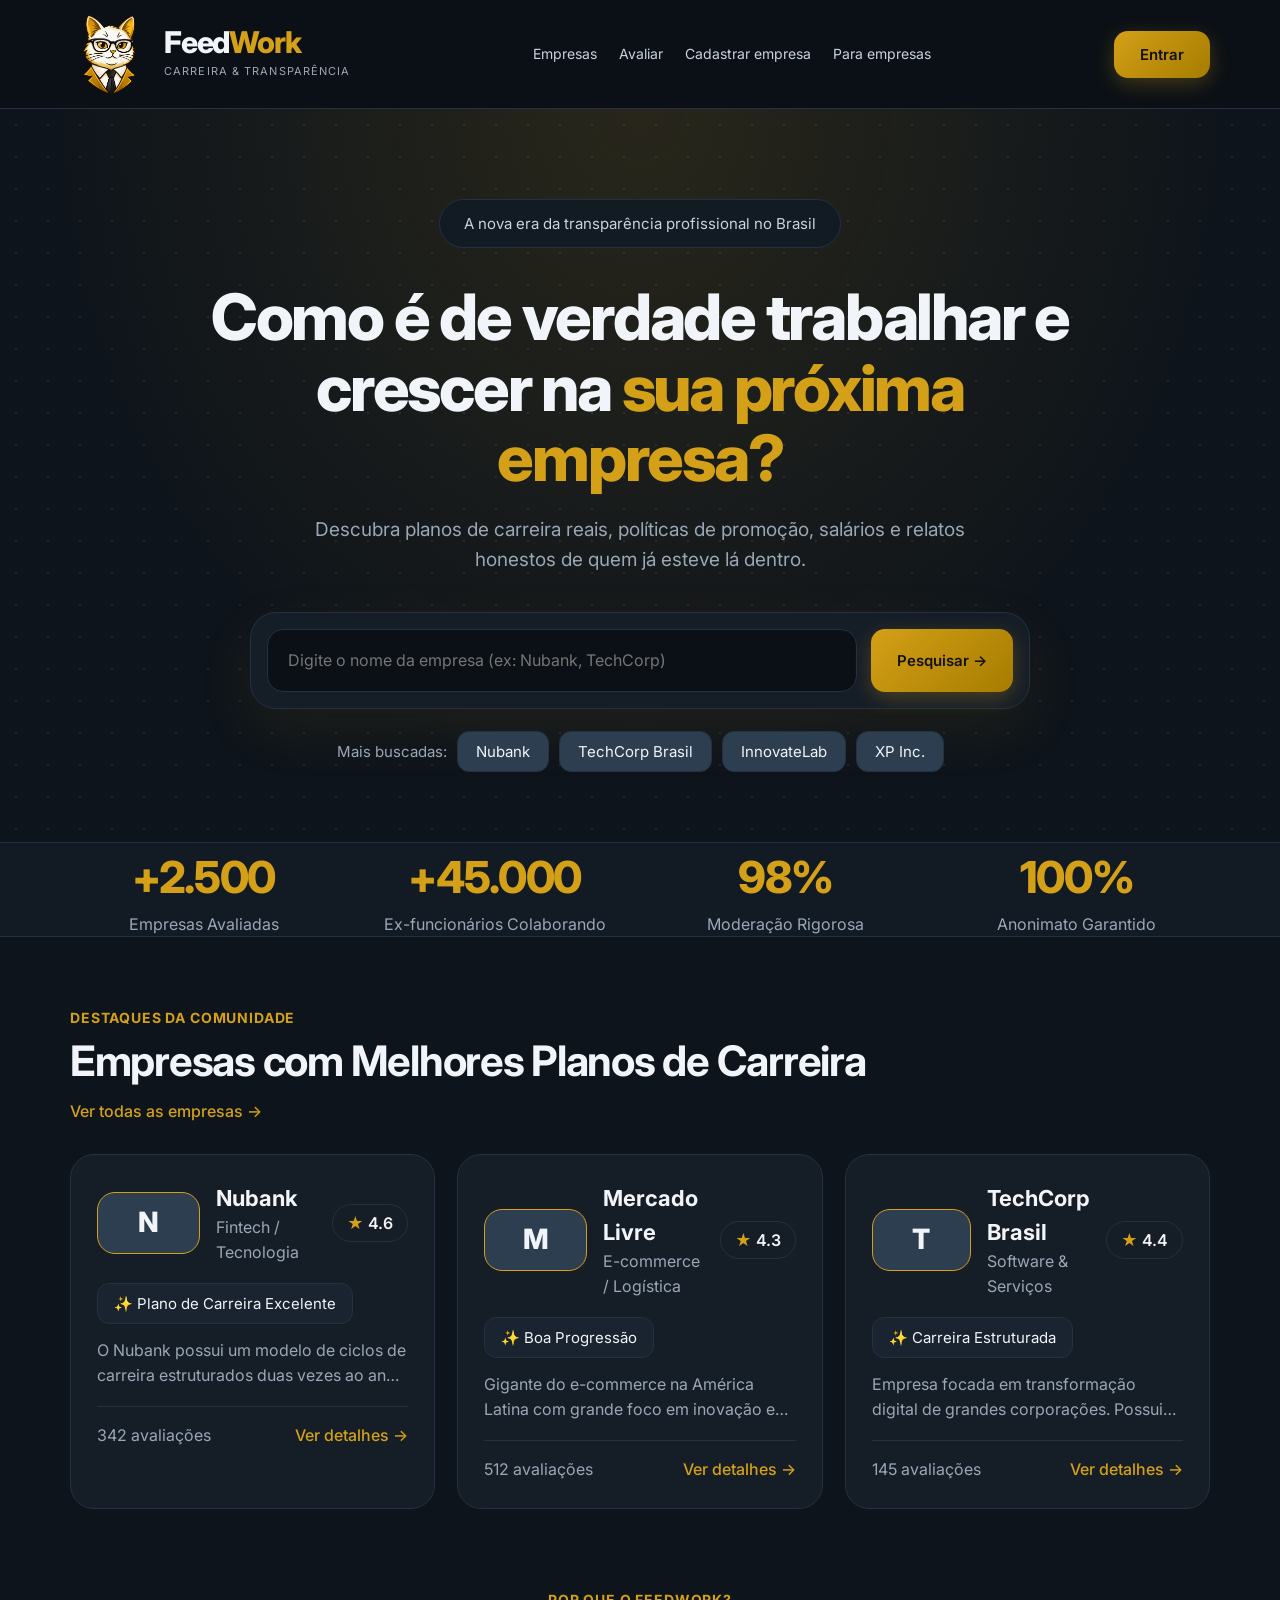
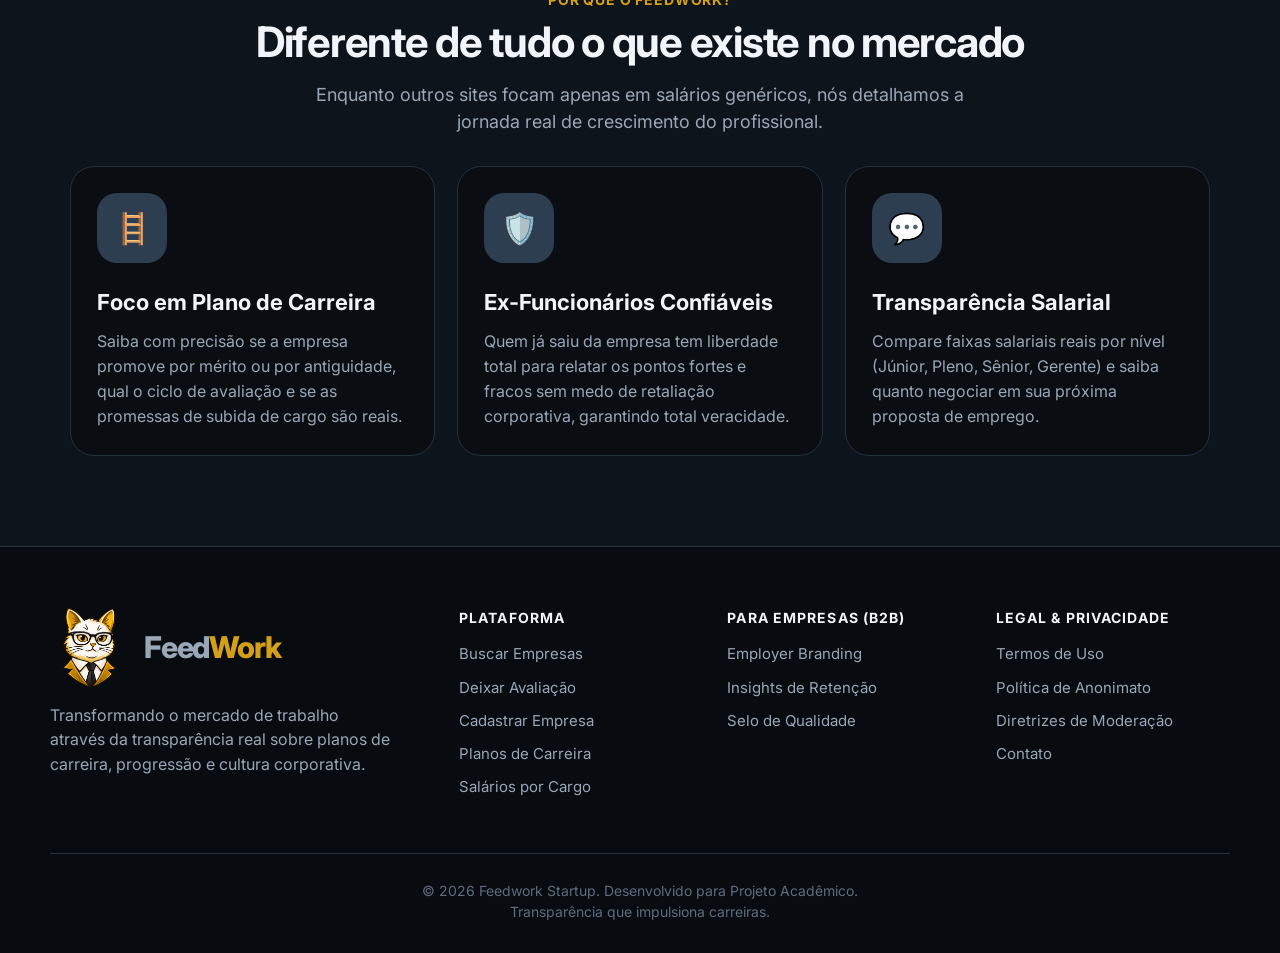
<file: index.html>
<!DOCTYPE html>
<html lang="pt-BR">
<head>
<meta charset="UTF-8">
<meta name="viewport" content="width=device-width, initial-scale=1">
<title>FeedWork – Carreira & Transparência</title>
<link rel="preconnect" href="https://fonts.googleapis.com">
<link href="https://fonts.googleapis.com/css2?family=Inter:wght@400;500;600;800&display=swap" rel="stylesheet">
<link rel="stylesheet" href="style (3).css">
</head>
<body>
<header><div class="nav">
  <a class="logo" href="#/"><span class="lt"><img src="logo-gatinho.png" alt="Logo FeedWork"></span><span><b>Feed<em>Work</em></b><small>CARREIRA &amp; TRANSPARÊNCIA</small></span></a>
  <nav><a href="#/empresas">Empresas</a><a href="#/avaliar">Avaliar</a><a href="#/nova-empresa">Cadastrar empresa</a><a href="#/b2b">Para empresas</a></nav>
  <a class="btn" id="login" href="#/entrar">Entrar</a>
</div></header>

<main id="app"></main>

<footer>
  <div class="fw">
    <div>
      <a class="logo" href="#/"><span class="lt"><img src="logo-gatinho.png" alt="Logo FeedWork"></span><span><b>Feed<em>Work</em></b></span></a>
      <p>Transformando o mercado de trabalho através da transparência real sobre planos de carreira, progressão e cultura corporativa.</p>
    </div>
    <div><h5>PLATAFORMA</h5><a href="#/empresas">Buscar Empresas</a><a href="#/avaliar">Deixar Avaliação</a><a href="#/nova-empresa">Cadastrar Empresa</a><a href="#/empresas">Planos de Carreira</a><a href="#/empresas">Salários por Cargo</a></div>
    <div><h5>PARA EMPRESAS (B2B)</h5><a href="#/b2b">Employer Branding</a><a href="#/b2b">Insights de Retenção</a><a href="#/b2b">Selo de Qualidade</a></div>
    <div><h5>LEGAL &amp; PRIVACIDADE</h5><span>Termos de Uso</span><span>Política de Anonimato</span><span>Diretrizes de Moderação</span><span>Contato</span></div>
  </div>
  <p class="cp">© 2026 Feedwork Startup. Desenvolvido para Projeto Acadêmico.<br>Transparência que impulsiona carreiras.</p>
</footer>
<div id="toast"></div>
<script src="script.js"></script>
</body>
</html>
</file>
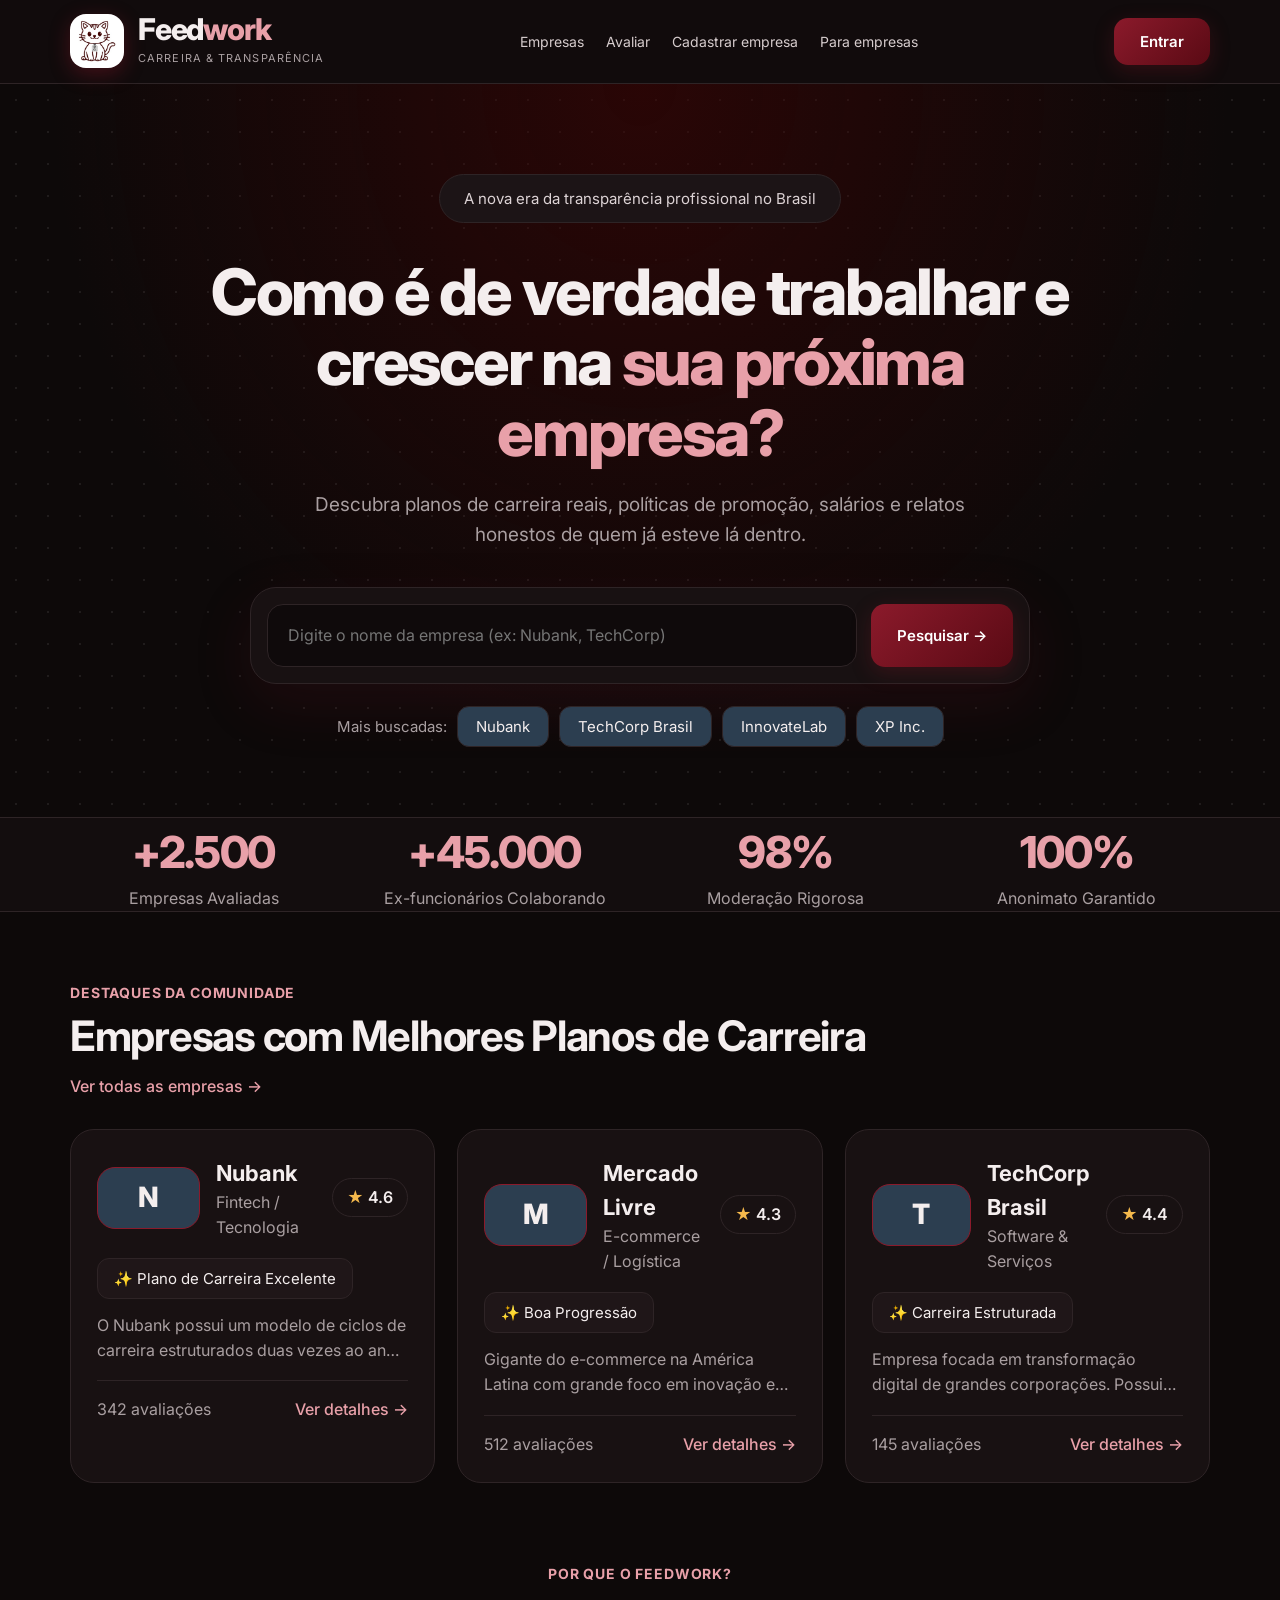
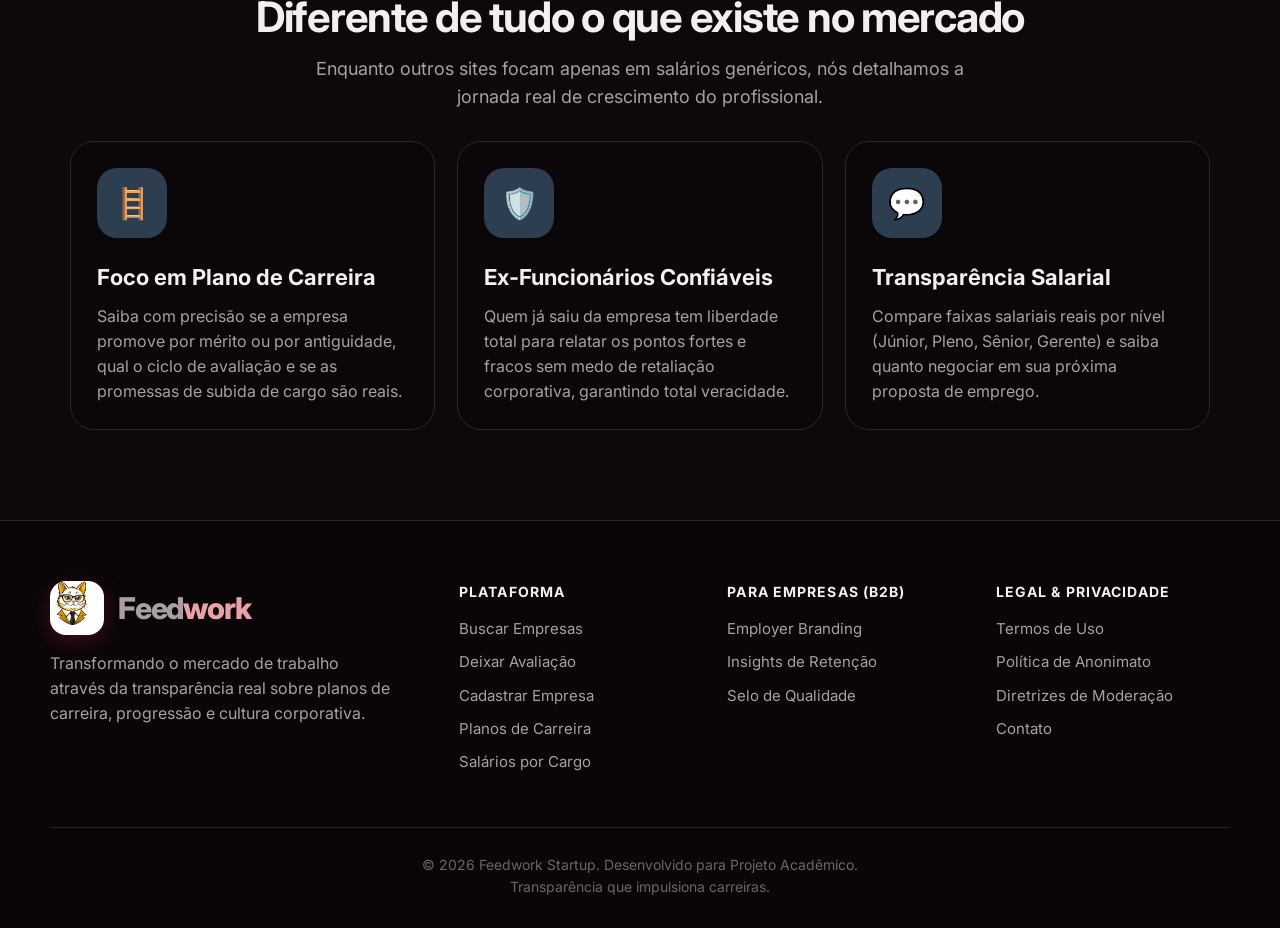
<file: index (1).html>
<!DOCTYPE html>
<html lang="pt-BR">
<head>
<meta charset="UTF-8">
<meta name="viewport" content="width=device-width, initial-scale=1">
<title>Feedwork – Carreira & Transparência</title>
<link rel="preconnect" href="https://fonts.googleapis.com">
<link href="https://fonts.googleapis.com/css2?family=Inter:wght@400;500;600;800&display=swap" rel="stylesheet">
<link rel="stylesheet" href="style.css">
</head>
<body>
<header><div class="nav">
  <a class="logo" href="#/"><span class="lt"><img src="logo-gatinho-1.png" alt="Logo Feedwork"></span><span><b>Feed<em>work</em></b><small>CARREIRA &amp; TRANSPARÊNCIA</small></span></a>
  <nav><a href="#/empresas">Empresas</a><a href="#/avaliar">Avaliar</a><a href="#/nova-empresa">Cadastrar empresa</a><a href="#/b2b">Para empresas</a></nav>
  <a class="btn" id="login" href="#/entrar">Entrar</a>
</div></header>

<main id="app"></main>

<footer>
  <div class="fw">
    <div>
      <a class="logo" href="#/"><span class="lt"><img src="logo-gatinho.png" alt="Logo Feedwork"></span><span><b>Feed<em>work</em></b></span></a>
      <p>Transformando o mercado de trabalho através da transparência real sobre planos de carreira, progressão e cultura corporativa.</p>
    </div>
    <div><h5>PLATAFORMA</h5><a href="#/empresas">Buscar Empresas</a><a href="#/avaliar">Deixar Avaliação</a><a href="#/nova-empresa">Cadastrar Empresa</a><a href="#/empresas">Planos de Carreira</a><a href="#/empresas">Salários por Cargo</a></div>
    <div><h5>PARA EMPRESAS (B2B)</h5><a href="#/b2b">Employer Branding</a><a href="#/b2b">Insights de Retenção</a><a href="#/b2b">Selo de Qualidade</a></div>
    <div><h5>LEGAL &amp; PRIVACIDADE</h5><span>Termos de Uso</span><span>Política de Anonimato</span><span>Diretrizes de Moderação</span><span>Contato</span></div>
  </div>
  <p class="cp">© 2026 Feedwork Startup. Desenvolvido para Projeto Acadêmico.<br>Transparência que impulsiona carreiras.</p>
</footer>
<div id="toast"></div>
<script src="script.js"></script>
</body>
</html>
</file>
<file: style (3).css>
/* ===== CORES: mostarda (#d4a017) + grafite azulado (#2C3E50). Troque só aqui. ===== */
/* --pro = amarelo vivo só do "Pro" da logo | --b2/--b3 = mostarda do resto */
:root{--pro:#d4a017;--bordo:#3a2f08;--b2:#d4a017;--b3:#d4a017;--graf:#2C3E50;--bg:#0e141b;--bg2:#121a23;--card:#151d27;--bd:#253040;--tx:#f1f4f8;--mut:#9aa7b6;--a:#d4a017}
*{box-sizing:border-box;margin:0}
body{font-family:Inter,system-ui,sans-serif;background:var(--bg);color:var(--tx);line-height:1.55}
a{color:inherit;text-decoration:none}
header{background:#0b1016;border-bottom:1px solid var(--bd);position:sticky;top:0;z-index:5}
.nav{max-width:1180px;margin:auto;padding:14px 20px;display:flex;align-items:center;gap:24px}
.nav nav{flex:1;display:flex;gap:22px;font-size:14px;color:#c9d3df;justify-content:center}.nav nav a:hover{color:var(--b3)}
.logo{display:flex;align-items:center;gap:14px}
.lt{width: 80px;px;height: 80px;px;border-radius:18px;display:flex;align-items:center;justify-content:center;flex:none}
.lt img{width:80px;height:80px;object-fit:contain}
.logo b{display:block;font-size:30px;line-height:1;letter-spacing:-.04em;font-weight:800}.logo em{font-style:normal;color:var(--pro)}
.logo small{font-size:11px;letter-spacing:.1em;color:var(--mut)}
.btn{display:inline-block;border:0;border-radius:14px;padding:14px 26px;font:600 15px Inter,sans-serif;cursor:pointer;color:#14110a;background:linear-gradient(135deg,var(--b2),#a67c00);box-shadow:0 6px 20px #d4a01744}
.btn:hover{filter:brightness(1.15)}.btn.o{background:transparent;border:1.5px solid var(--b2);color:var(--b3);box-shadow:none}.btn.sm{padding:8px 16px;font-size:13px}
.hero{text-align:center;padding:90px 20px 70px;background:radial-gradient(ellipse at 50% 0,#d4a01722,transparent 65%),radial-gradient(#ffffff14 1px,transparent 1px) 0 0/32px 32px}
.pill{display:inline-block;border:1px solid var(--bd);background:#121a23;border-radius:99px;padding:12px 24px;font-size:15px;color:#c9d3df}
.hero h1{font-size:clamp(34px,7vw,64px);line-height:1.1;letter-spacing:-.035em;font-weight:800;max-width:900px;margin:34px auto 22px}.hero h1 span{color:var(--b3)}
.hero>p{color:var(--mut);font-size:19px;max-width:700px;margin:auto}
.sbox{max-width:780px;margin:38px auto 22px;background:var(--card);border:1px solid var(--bd);border-radius:26px;padding:16px;display:flex;gap:14px;box-shadow:0 20px 60px #d4a01714}
.sbox input{flex:1;min-width:0;background:#0b1016;border:1px solid var(--bd);border-radius:16px;padding:18px 20px;color:var(--tx);font-size:16px;outline:0}.sbox input:focus{border-color:var(--b2)}
.chips{display:flex;gap:10px;justify-content:center;flex-wrap:wrap;align-items:center;color:var(--mut);font-size:15px}
.chips a{background:var(--graf);border:1px solid var(--bd);border-radius:12px;padding:8px 18px;color:var(--tx)}.chips a:hover{border-color:var(--b2)}
.stats{background:var(--bg2);border-block:1px solid var(--bd)}
.stats div.in,.sec,main>.pg{max-width:1180px;margin:auto;padding:0 20px}
.stats .in{display:grid;grid-template-columns:repeat(4,1fr);gap:24px;padding:56px 20px;text-align:center}
.stats b{display:block;font-size:44px;font-weight:800;color:var(--b3);letter-spacing:-.03em}.stats span{color:var(--mut)}
.sec{padding:70px 20px 10px}.pg{padding-top:34px;padding-bottom:70px}
.eyebrow{color:var(--b3);font-weight:700;font-size:14px;letter-spacing:.06em}
h2{font-size:clamp(28px,4.5vw,42px);letter-spacing:-.03em;line-height:1.15;margin:8px 0 14px}
.more{color:var(--b3);font-weight:500}
.grid{display:grid;grid-template-columns:repeat(auto-fill,minmax(310px,1fr));gap:22px;margin-top:30px}
.card{background:var(--card);border:1px solid var(--bd);border-radius:24px;padding:26px}
.cc{display:block;transition:.15s}.cc:hover{border-color:var(--b2)}
.top{display:flex;gap:16px;align-items:center}.top>div{flex:1}.top b{font-size:22px}
.tile{width:62px;height:62px;border-radius:18px;background:var(--graf);border:1px solid var(--b2);display:flex;align-items:center;justify-content:center;font-size:28px;font-weight:800;flex:none}
.rate{border:1.5px solid var(--bd);border-radius:99px;padding:6px 14px;font-weight:600;white-space:nowrap}.star{color:var(--a)}
.tag{display:inline-block;background:#1a2430;border:1px solid var(--bd);border-radius:12px;padding:8px 16px;margin:18px 0 14px;font-size:15px}
.cc p{color:var(--mut);display:-webkit-box;-webkit-line-clamp:2;-webkit-box-orient:vertical;overflow:hidden}
.foot{display:flex;justify-content:space-between;border-top:1px solid var(--bd);margin-top:18px;padding-top:16px;color:var(--mut)}.foot b{color:var(--b3);font-weight:500}
.why{text-align:center}.why p.s{color:var(--mut);max-width:700px;margin:auto;font-size:18px}
.feat{text-align:left;background:#0a0e13}.ic{width:70px;height:70px;border-radius:20px;background:var(--graf);display:flex;align-items:center;justify-content:center;font-size:30px;margin-bottom:22px}
.feat h3{font-size:22px;margin-bottom:10px}.feat p{color:var(--mut)}
footer{margin-top:80px;background:#080b10;border-top:1px solid var(--bd);padding:60px 20px 30px}
.fw{max-width:1180px;margin:auto;display:grid;grid-template-columns:1.6fr 1fr 1fr 1fr;gap:34px}
.fw p{color:var(--mut);margin-top:16px;max-width:340px}.fw h5{letter-spacing:.08em;margin-bottom:14px;font-size:14px}
.fw a,.fw span{display:block;color:var(--mut);margin-bottom:10px;font-size:15px}.fw .logo{display:flex;margin:0}.fw .logo span{display:block;margin:0}
.cp{text-align:center;color:#5f6d7e;font-size:14px;border-top:1px solid var(--bd);margin:44px auto 0;padding-top:26px;max-width:1180px}
.mut{color:var(--mut);font-size:14px}
.tabs{display:flex;gap:6px;border-bottom:1px solid var(--bd);margin:24px 0}
.tabs button{background:none;border:0;padding:12px 18px;font:500 15px Inter;cursor:pointer;color:var(--mut);border-bottom:3px solid transparent}.tabs button.on{color:var(--b3);border-color:var(--b2)}
.two{display:grid;grid-template-columns:1fr 1fr;gap:18px}.big{font-size:56px;font-weight:800;text-align:center;color:var(--b3)}
.bar{display:flex;align-items:center;gap:10px;font-size:14px;margin:10px 0}.bar span{width:150px}.bar i{flex:1;height:8px;background:var(--graf);border-radius:9px;overflow:hidden}.bar b{display:block;height:100%;background:var(--b2)}
.layout{display:grid;grid-template-columns:230px 1fr;gap:18px;align-items:start}
label{display:block;font-size:14px;font-weight:600;margin:14px 0 6px}
input,select,textarea{width:100%;padding:12px 14px;border:1.5px solid var(--bd);border-radius:12px;font:inherit;background:#0b1016;color:var(--tx)}
input:focus,select:focus,textarea:focus{outline:0;border-color:var(--b2)}
.chk{display:flex;gap:8px}.rev{margin-bottom:16px;padding:22px}.rev h4{margin:10px 0 4px;font-size:18px}
.badge{display:inline-block;font-size:12px;padding:3px 12px;border-radius:99px;background:var(--graf);margin-right:8px}.badge.ex{background:var(--bordo);color:var(--b3)}
.vote{display:flex;gap:10px;margin-top:12px}.vote button{border:1px solid var(--bd);background:transparent;color:var(--tx);border-radius:99px;padding:6px 16px;cursor:pointer;font:inherit;font-size:14px}.vote button.on{background:var(--b2);border-color:var(--b2);color:#14110a}
.row{display:grid;grid-template-columns:1fr 1fr;gap:14px}.form{max-width:700px;margin:auto}.form h2{font-size:30px;margin-top:0}
.note{background:#1a2430;border-radius:12px;padding:12px 16px;font-size:13px;color:var(--b3);margin-top:16px}
.head{display:flex;gap:18px;align-items:center;flex-wrap:wrap}.head .tile{width:84px;height:84px;font-size:40px}.head>div{flex:1}.head h1{font-size:32px}
#toast{position:fixed;bottom:24px;left:50%;transform:translateX(-50%);background:var(--b2);color:#14110a;padding:12px 22px;border-radius:12px;display:none;z-index:9}
@media(max-width:900px){.nav nav{display:none}.nav{justify-content:space-between}.fw{grid-template-columns:1fr 1fr}}
@media(max-width:700px){.stats .in{grid-template-columns:1fr 1fr}.sbox{flex-direction:column}.two,.layout,.row{grid-template-columns:1fr}.hero>p{font-size:17px}.logo b{font-size:26px}.btn{padding:12px 20px}}
</file>
<file: style.css>
/* ===== CORES: bordô (#430303) + grafite (#2C3E50). Troque só aqui. ===== */
:root{--bordo:#430303;--b2:#8b1a2b;--b3:#e8a0a9;--graf:#2C3E50;--bg:#0d0909;--bg2:#130d0e;--card:#181112;--bd:#2e2426;--tx:#f4eeee;--mut:#a99fa1;--a:#f5b94c}
*{box-sizing:border-box;margin:0}
body{font-family:Inter,system-ui,sans-serif;background:var(--bg);color:var(--tx);line-height:1.55}
a{color:inherit;text-decoration:none}
header{background:#110b0c;border-bottom:1px solid var(--bd);position:sticky;top:0;z-index:5}
.nav{max-width:1180px;margin:auto;padding:14px 20px;display:flex;align-items:center;gap:24px}
.nav nav{flex:1;display:flex;gap:22px;font-size:14px;color:#d6cccd;justify-content:center}.nav nav a:hover{color:var(--b3)}
.logo{display:flex;align-items:center;gap:14px}
.lt{width:54px;height:54px;border-radius:16px;background:#fff;display:flex;align-items:center;justify-content:center;box-shadow:0 6px 20px #8b1a2b66;flex:none}
.lt img{width:44px;height:44px;object-fit:contain}
.logo b{display:block;font-size:30px;line-height:1;letter-spacing:-.04em;font-weight:800}.logo em{font-style:normal;color:var(--b3)}
.logo small{font-size:11px;letter-spacing:.1em;color:var(--mut)}
.btn{display:inline-block;border:0;border-radius:14px;padding:14px 26px;font:600 15px Inter,sans-serif;cursor:pointer;color:#fff;background:linear-gradient(135deg,var(--b2),#5a0a14);box-shadow:0 6px 20px #8b1a2b44}
.btn:hover{filter:brightness(1.15)}.btn.o{background:transparent;border:1.5px solid var(--b2);box-shadow:none}.btn.sm{padding:8px 16px;font-size:13px}
.hero{text-align:center;padding:90px 20px 70px;background:radial-gradient(ellipse at 50% 0,#43030388,transparent 65%),radial-gradient(#ffffff14 1px,transparent 1px) 0 0/32px 32px}
.pill{display:inline-block;border:1px solid var(--bd);background:#1c1416;border-radius:99px;padding:12px 24px;font-size:15px;color:#ddd3d5}
.hero h1{font-size:clamp(34px,7vw,64px);line-height:1.1;letter-spacing:-.035em;font-weight:800;max-width:900px;margin:34px auto 22px}.hero h1 span{color:var(--b3)}
.hero>p{color:var(--mut);font-size:19px;max-width:700px;margin:auto}
.sbox{max-width:780px;margin:38px auto 22px;background:var(--card);border:1px solid var(--bd);border-radius:26px;padding:16px;display:flex;gap:14px;box-shadow:0 20px 60px #8b1a2b22}
.sbox input{flex:1;min-width:0;background:#0f0a0b;border:1px solid var(--bd);border-radius:16px;padding:18px 20px;color:var(--tx);font-size:16px;outline:0}.sbox input:focus{border-color:var(--b2)}
.chips{display:flex;gap:10px;justify-content:center;flex-wrap:wrap;align-items:center;color:var(--mut);font-size:15px}
.chips a{background:var(--graf);border:1px solid var(--bd);border-radius:12px;padding:8px 18px;color:var(--tx)}.chips a:hover{border-color:var(--b2)}
.stats{background:var(--bg2);border-block:1px solid var(--bd)}
.stats div.in,.sec,main>.pg{max-width:1180px;margin:auto;padding:0 20px}
.stats .in{display:grid;grid-template-columns:repeat(4,1fr);gap:24px;padding:56px 20px;text-align:center}
.stats b{display:block;font-size:44px;font-weight:800;color:var(--b3);letter-spacing:-.03em}.stats span{color:var(--mut)}
.sec{padding:70px 20px 10px}.pg{padding-top:34px;padding-bottom:70px}
.eyebrow{color:var(--b3);font-weight:700;font-size:14px;letter-spacing:.06em}
h2{font-size:clamp(28px,4.5vw,42px);letter-spacing:-.03em;line-height:1.15;margin:8px 0 14px}
.more{color:var(--b3);font-weight:500}
.grid{display:grid;grid-template-columns:repeat(auto-fill,minmax(310px,1fr));gap:22px;margin-top:30px}
.card{background:var(--card);border:1px solid var(--bd);border-radius:24px;padding:26px}
.cc{display:block;transition:.15s}.cc:hover{border-color:var(--b2)}
.top{display:flex;gap:16px;align-items:center}.top>div{flex:1}.top b{font-size:22px}
.tile{width:62px;height:62px;border-radius:18px;background:var(--graf);border:1px solid var(--b2);display:flex;align-items:center;justify-content:center;font-size:28px;font-weight:800;flex:none}
.rate{border:1.5px solid var(--bd);border-radius:99px;padding:6px 14px;font-weight:600;white-space:nowrap}.star{color:var(--a)}
.tag{display:inline-block;background:#1f1618;border:1px solid var(--bd);border-radius:12px;padding:8px 16px;margin:18px 0 14px;font-size:15px}
.cc p{color:var(--mut);display:-webkit-box;-webkit-line-clamp:2;-webkit-box-orient:vertical;overflow:hidden}
.foot{display:flex;justify-content:space-between;border-top:1px solid var(--bd);margin-top:18px;padding-top:16px;color:var(--mut)}.foot b{color:var(--b3);font-weight:500}
.why{text-align:center}.why p.s{color:var(--mut);max-width:700px;margin:auto;font-size:18px}
.feat{text-align:left;background:#0b0708}.ic{width:70px;height:70px;border-radius:20px;background:var(--graf);display:flex;align-items:center;justify-content:center;font-size:30px;margin-bottom:22px}
.feat h3{font-size:22px;margin-bottom:10px}.feat p{color:var(--mut)}
footer{margin-top:80px;background:#0a0607;border-top:1px solid var(--bd);padding:60px 20px 30px}
.fw{max-width:1180px;margin:auto;display:grid;grid-template-columns:1.6fr 1fr 1fr 1fr;gap:34px}
.fw p{color:var(--mut);margin-top:16px;max-width:340px}.fw h5{letter-spacing:.08em;margin-bottom:14px;font-size:14px}
.fw a,.fw span{display:block;color:var(--mut);margin-bottom:10px;font-size:15px}.fw .logo{display:flex;margin:0}.fw .logo span{display:block;margin:0}
.cp{text-align:center;color:#6e6365;font-size:14px;border-top:1px solid var(--bd);margin:44px auto 0;padding-top:26px;max-width:1180px}
.mut{color:var(--mut);font-size:14px}
.tabs{display:flex;gap:6px;border-bottom:1px solid var(--bd);margin:24px 0}
.tabs button{background:none;border:0;padding:12px 18px;font:500 15px Inter;cursor:pointer;color:var(--mut);border-bottom:3px solid transparent}.tabs button.on{color:var(--b3);border-color:var(--b2)}
.two{display:grid;grid-template-columns:1fr 1fr;gap:18px}.big{font-size:56px;font-weight:800;text-align:center;color:var(--b3)}
.bar{display:flex;align-items:center;gap:10px;font-size:14px;margin:10px 0}.bar span{width:150px}.bar i{flex:1;height:8px;background:var(--graf);border-radius:9px;overflow:hidden}.bar b{display:block;height:100%;background:var(--b2)}
.layout{display:grid;grid-template-columns:230px 1fr;gap:18px;align-items:start}
label{display:block;font-size:14px;font-weight:600;margin:14px 0 6px}
input,select,textarea{width:100%;padding:12px 14px;border:1.5px solid var(--bd);border-radius:12px;font:inherit;background:#0f0a0b;color:var(--tx)}
input:focus,select:focus,textarea:focus{outline:0;border-color:var(--b2)}
.chk{display:flex;gap:8px}.rev{margin-bottom:16px;padding:22px}.rev h4{margin:10px 0 4px;font-size:18px}
.badge{display:inline-block;font-size:12px;padding:3px 12px;border-radius:99px;background:var(--graf);margin-right:8px}.badge.ex{background:var(--bordo);color:var(--b3)}
.vote{display:flex;gap:10px;margin-top:12px}.vote button{border:1px solid var(--bd);background:transparent;color:var(--tx);border-radius:99px;padding:6px 16px;cursor:pointer;font:inherit;font-size:14px}.vote button.on{background:var(--b2);border-color:var(--b2)}
.row{display:grid;grid-template-columns:1fr 1fr;gap:14px}.form{max-width:700px;margin:auto}.form h2{font-size:30px;margin-top:0}
.note{background:#1f1618;border-radius:12px;padding:12px 16px;font-size:13px;color:var(--b3);margin-top:16px}
.head{display:flex;gap:18px;align-items:center;flex-wrap:wrap}.head .tile{width:84px;height:84px;font-size:40px}.head>div{flex:1}.head h1{font-size:32px}
#toast{position:fixed;bottom:24px;left:50%;transform:translateX(-50%);background:var(--b2);color:#fff;padding:12px 22px;border-radius:12px;display:none;z-index:9}
@media(max-width:900px){.nav nav{display:none}.nav{justify-content:space-between}.fw{grid-template-columns:1fr 1fr}}
@media(max-width:700px){.stats .in{grid-template-columns:1fr 1fr}.sbox{flex-direction:column}.two,.layout,.row{grid-template-columns:1fr}.hero>p{font-size:17px}.logo b{font-size:26px}.btn{padding:12px 20px}}
</file>
